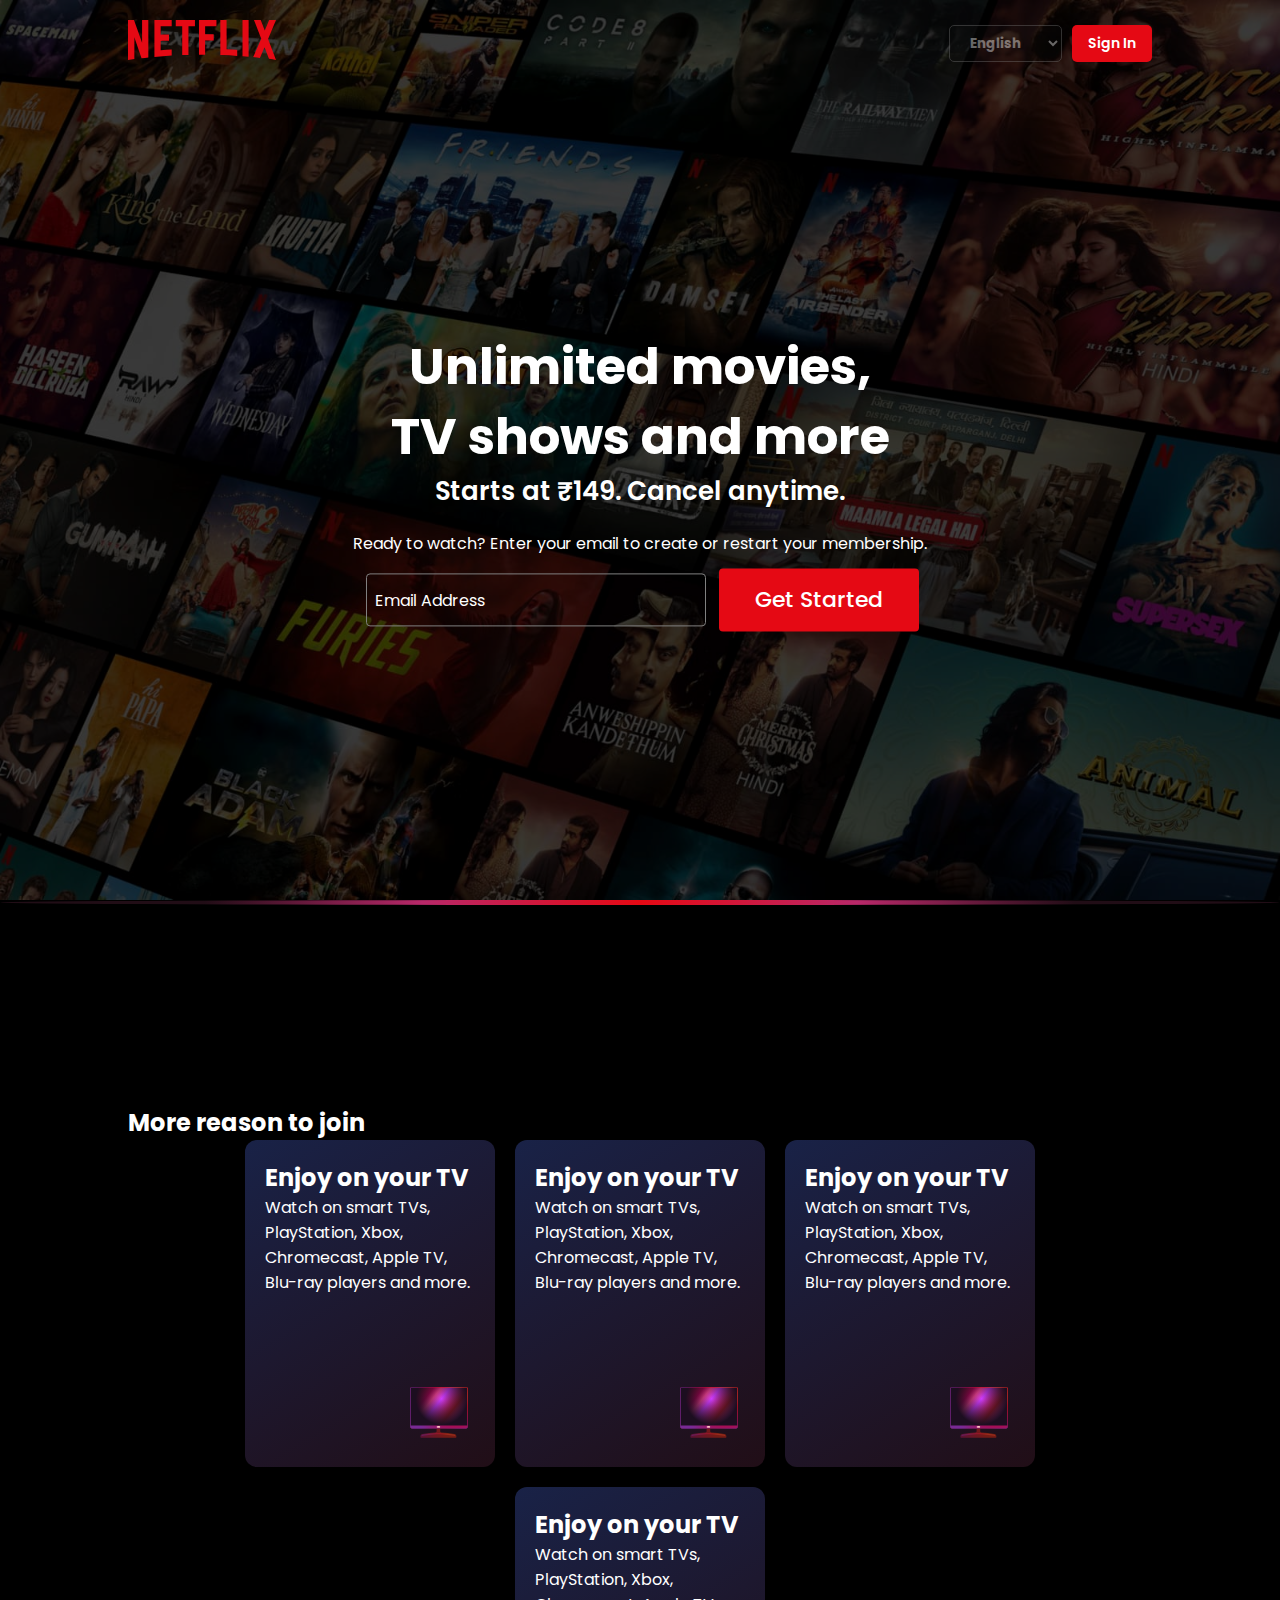
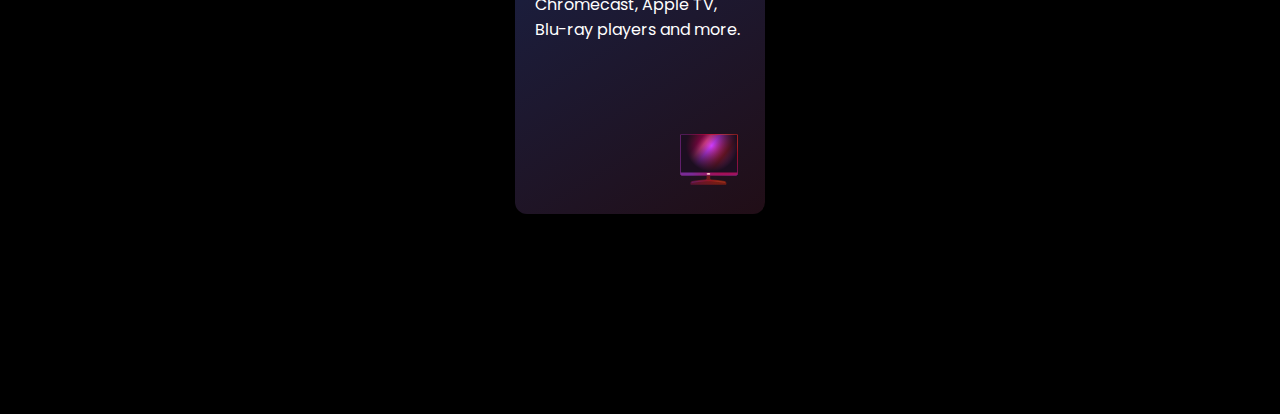
<file: Netflix/index.html>
<!DOCTYPE html>
<html lang="en">
<head>
    <meta charset="UTF-8">
    <meta name="viewport" content="width=device-width, initial-scale=1.0">
    <title>Document</title>
    <link rel="stylesheet" href="https://cdnjs.cloudflare.com/ajax/libs/font-awesome/6.5.1/css/all.min.css" integrity="sha512-DTOQO9RWCH3ppGqcWaEA1BIZOC6xxalwEsw9c2QQeAIftl+Vegovlnee1c9QX4TctnWMn13TZye+giMm8e2LwA==" crossorigin="anonymous" referrerpolicy="no-referrer" />
    <link rel="stylesheet" href="style.css">   
    <link rel="preconnect" href="https://fonts.gstatic.com" crossorigin>
    <link href="https://fonts.googleapis.com/css2?family=Martel+Sans:wght@200;300;400;600;700;800;900&family=Poppins:ital,wght@0,100;0,200;0,300;0,400;0,500;0,600;0,700;0,800;0,900;1,100;1,200;1,300;1,400;1,500;1,600;1,700;1,800;1,900&display=swap" rel="stylesheet">
</head>
<body>
    <main>        
        <div class="overlay"> 
            <header>
                <nav>
                   <div class="logo">
                       <img src="assests/logo.svg" alt="">                    
                    </div>
                   <div class="rightNav">                    
                        <select class="lang">
                            <option value="english">English</option>
                            <option value="spanish">Spanish</option>
                          </select>                 
                    <button class="signBtn">Sign In</button>
                   </div> 
                </nav>
            </header> 
            <div class="heroContent">
                <h1>Unlimited movies,<br> TV shows and more</h1>
                <p class="subscription">Starts at ₹149. Cancel anytime.</p>
                <p class="membershipt">Ready to watch? Enter your email to create or restart your membership.</p>
                <div class="subscribe">                    
                        <div class="emailInput">
                            <label for="email" class="">Email Address</label>
                            <input type="email" required>
                        </div>
                        <button class="watchNowBtn" onclick="clickHadle()">Get Started <i class="fa-solid fa-arrow-right"></i></button>
                </div>
            </div>   
        </div>        
    </main> 
    <div class="devider"></div> 
    <Section class="sectionJoin">       
        <h2>More reason to join</h2>
        <div class="join">
            <div  class="card">
               <div class="cardContent">
                    <h2>Enjoy on your TV</h2>
                    <p>Watch on smart TVs, PlayStation, Xbox, Chromecast, Apple TV, Blu-ray players and more.</p>
               </div>              
                    <svg width="72" height="72" viewBox="0 0 72 72" fill="none"><g id="television-core-small"><path id="Vector" fill-rule="evenodd" clip-rule="evenodd" d="M37.2 53.3992C37.2 52.7365 36.6628 52.1992 36 52.1992H34.8C34.1373 52.1992 33.6 52.7365 33.6 53.3992V56.2636C33.6 56.9129 33.0834 57.4433 32.4347 57.4739C30.3013 57.5744 28.1719 57.7834 26.0546 58.1011L19.444 59.0926C18.2692 59.2688 17.4 60.2782 17.4 61.4662V62.0992C17.4 62.4304 17.6686 62.6992 18 62.6992H52.8C53.1314 62.6992 53.4 62.4304 53.4 62.0992V61.4662C53.4 60.2782 52.5309 59.2688 51.3561 59.0926L44.7454 58.1011C42.6282 57.7834 40.4987 57.5744 38.3653 57.4739C37.7167 57.4433 37.2 56.9129 37.2 56.2636V53.3992Z" fill="url(#paint0_radial_5179_1308)"></path><path id="Vector_2" d="M18.6 60.7388C18.6 60.2306 18.9587 59.796 19.4602 59.711C22.0196 59.2775 29.7585 58.0508 35.4 58.0508C41.0415 58.0508 48.7804 59.2775 51.3398 59.711C51.8412 59.796 52.2 60.2306 52.2 60.7388C52.2 60.902 52.0575 61.0268 51.8967 61.0004C50.1219 60.707 40.9704 59.2409 35.4 59.2409C29.8295 59.2409 20.678 60.707 18.9033 61.0004C18.7425 61.0268 18.6 60.902 18.6 60.7388Z" fill="url(#paint1_radial_5179_1308)"></path><path id="Vector_3" d="M63 12H8.99995C8.00584 12 7.19995 12.8059 7.19995 13.8V51.6C7.19995 52.5941 8.00584 53.4 8.99995 53.4H63C63.9941 53.4 64.8 52.5941 64.8 51.6V13.8C64.8 12.8059 63.9941 12 63 12Z" fill="url(#paint2_linear_5179_1308)"></path><path id="Vector_4" d="M63 12H8.99995C8.00584 12 7.19995 12.8059 7.19995 13.8V51.6C7.19995 52.5941 8.00584 53.4 8.99995 53.4H63C63.9941 53.4 64.8 52.5941 64.8 51.6V13.8C64.8 12.8059 63.9941 12 63 12Z" fill="url(#paint3_radial_5179_1308)"></path><path id="Vector_5" fill-rule="evenodd" clip-rule="evenodd" d="M8.99995 12.6H63C63.663 12.6 64.2 13.1372 64.2 13.8V50.4H7.79995V13.8C7.79995 13.1372 8.33719 12.6 8.99995 12.6ZM7.19995 50.4V13.8C7.19995 12.8059 8.00581 12 8.99995 12H63C63.9942 12 64.8 12.8059 64.8 13.8V50.4V51.6C64.8 52.5941 63.9942 53.4 63 53.4H8.99995C8.00581 53.4 7.19995 52.5941 7.19995 51.6V50.4Z" fill="url(#paint4_radial_5179_1308)"></path><path id="Vector_6" d="M35.4 52.8C36.3941 52.8 37.2 52.3971 37.2 51.9C37.2 51.4029 36.3941 51 35.4 51C34.4059 51 33.6 51.4029 33.6 51.9C33.6 52.3971 34.4059 52.8 35.4 52.8Z" fill="url(#paint5_radial_5179_1308)"></path></g><defs><radialGradient id="paint0_radial_5179_1308" cx="0" cy="0" r="1" gradientUnits="userSpaceOnUse" gradientTransform="translate(50.3269 49.3723) rotate(118.526) scale(55.1579 46.2871)"><stop stop-color="#802600"></stop><stop offset="0.333333" stop-color="#6F181D"></stop><stop offset="0.666667" stop-color="#5B1333"></stop><stop offset="1" stop-color="#391945"></stop></radialGradient><radialGradient id="paint1_radial_5179_1308" cx="0" cy="0" r="1" gradientUnits="userSpaceOnUse" gradientTransform="translate(48.1077 53.6128) rotate(158.116) scale(32.7275 42.219)"><stop stop-color="#99421D"></stop><stop offset="0.333333" stop-color="#99161D"></stop><stop offset="0.666667" stop-color="#7D1845"></stop><stop offset="1" stop-color="#59216E"></stop></radialGradient><linearGradient id="paint2_linear_5179_1308" x1="10.4727" y1="14.9572" x2="56.1755" y2="51.4814" gradientUnits="userSpaceOnUse"><stop stop-color="#99161D"></stop><stop offset="0.245283" stop-color="#CA005B"></stop><stop offset="0.346698" stop-color="#FF479A"></stop><stop offset="0.46934" stop-color="#CC3CFF"></stop><stop offset="0.735849" stop-color="#BC1A22"></stop><stop offset="1" stop-color="#C94FF5"></stop></linearGradient><radialGradient id="paint3_radial_5179_1308" cx="0" cy="0" r="1" gradientUnits="userSpaceOnUse" gradientTransform="translate(38.6181 23.8286) rotate(90) scale(25.9571 25.8545)"><stop stop-color="#1C0E20" stop-opacity="0"></stop><stop offset="1" stop-color="#1C0E20"></stop></radialGradient><radialGradient id="paint4_radial_5179_1308" cx="0" cy="0" r="1" gradientUnits="userSpaceOnUse" gradientTransform="translate(54 20.1938) rotate(144.293) scale(47.2897 44.8232)"><stop stop-color="#EF7744"></stop><stop offset="0.333333" stop-color="#E50914"></stop><stop offset="0.666667" stop-color="#A70D53"></stop><stop offset="1" stop-color="#792A95"></stop></radialGradient><radialGradient id="paint5_radial_5179_1308" cx="0" cy="0" r="1" gradientUnits="userSpaceOnUse" gradientTransform="translate(36.525 51.3562) rotate(135) scale(4.58735)"><stop stop-color="#FFDCCC"></stop><stop offset="0.333333" stop-color="#FFBDC0"></stop><stop offset="0.666667" stop-color="#F89DC6"></stop><stop offset="1" stop-color="#E4A1FA"></stop></radialGradient></defs></svg>
            </div>
            <div  class="card">
                <div class="cardContent">
                     <h2>Enjoy on your TV</h2>
                     <p>Watch on smart TVs, PlayStation, Xbox, Chromecast, Apple TV, Blu-ray players and more.</p>
                </div>              
                     <svg width="72" height="72" viewBox="0 0 72 72" fill="none"><g id="television-core-small"><path id="Vector" fill-rule="evenodd" clip-rule="evenodd" d="M37.2 53.3992C37.2 52.7365 36.6628 52.1992 36 52.1992H34.8C34.1373 52.1992 33.6 52.7365 33.6 53.3992V56.2636C33.6 56.9129 33.0834 57.4433 32.4347 57.4739C30.3013 57.5744 28.1719 57.7834 26.0546 58.1011L19.444 59.0926C18.2692 59.2688 17.4 60.2782 17.4 61.4662V62.0992C17.4 62.4304 17.6686 62.6992 18 62.6992H52.8C53.1314 62.6992 53.4 62.4304 53.4 62.0992V61.4662C53.4 60.2782 52.5309 59.2688 51.3561 59.0926L44.7454 58.1011C42.6282 57.7834 40.4987 57.5744 38.3653 57.4739C37.7167 57.4433 37.2 56.9129 37.2 56.2636V53.3992Z" fill="url(#paint0_radial_5179_1308)"></path><path id="Vector_2" d="M18.6 60.7388C18.6 60.2306 18.9587 59.796 19.4602 59.711C22.0196 59.2775 29.7585 58.0508 35.4 58.0508C41.0415 58.0508 48.7804 59.2775 51.3398 59.711C51.8412 59.796 52.2 60.2306 52.2 60.7388C52.2 60.902 52.0575 61.0268 51.8967 61.0004C50.1219 60.707 40.9704 59.2409 35.4 59.2409C29.8295 59.2409 20.678 60.707 18.9033 61.0004C18.7425 61.0268 18.6 60.902 18.6 60.7388Z" fill="url(#paint1_radial_5179_1308)"></path><path id="Vector_3" d="M63 12H8.99995C8.00584 12 7.19995 12.8059 7.19995 13.8V51.6C7.19995 52.5941 8.00584 53.4 8.99995 53.4H63C63.9941 53.4 64.8 52.5941 64.8 51.6V13.8C64.8 12.8059 63.9941 12 63 12Z" fill="url(#paint2_linear_5179_1308)"></path><path id="Vector_4" d="M63 12H8.99995C8.00584 12 7.19995 12.8059 7.19995 13.8V51.6C7.19995 52.5941 8.00584 53.4 8.99995 53.4H63C63.9941 53.4 64.8 52.5941 64.8 51.6V13.8C64.8 12.8059 63.9941 12 63 12Z" fill="url(#paint3_radial_5179_1308)"></path><path id="Vector_5" fill-rule="evenodd" clip-rule="evenodd" d="M8.99995 12.6H63C63.663 12.6 64.2 13.1372 64.2 13.8V50.4H7.79995V13.8C7.79995 13.1372 8.33719 12.6 8.99995 12.6ZM7.19995 50.4V13.8C7.19995 12.8059 8.00581 12 8.99995 12H63C63.9942 12 64.8 12.8059 64.8 13.8V50.4V51.6C64.8 52.5941 63.9942 53.4 63 53.4H8.99995C8.00581 53.4 7.19995 52.5941 7.19995 51.6V50.4Z" fill="url(#paint4_radial_5179_1308)"></path><path id="Vector_6" d="M35.4 52.8C36.3941 52.8 37.2 52.3971 37.2 51.9C37.2 51.4029 36.3941 51 35.4 51C34.4059 51 33.6 51.4029 33.6 51.9C33.6 52.3971 34.4059 52.8 35.4 52.8Z" fill="url(#paint5_radial_5179_1308)"></path></g><defs><radialGradient id="paint0_radial_5179_1308" cx="0" cy="0" r="1" gradientUnits="userSpaceOnUse" gradientTransform="translate(50.3269 49.3723) rotate(118.526) scale(55.1579 46.2871)"><stop stop-color="#802600"></stop><stop offset="0.333333" stop-color="#6F181D"></stop><stop offset="0.666667" stop-color="#5B1333"></stop><stop offset="1" stop-color="#391945"></stop></radialGradient><radialGradient id="paint1_radial_5179_1308" cx="0" cy="0" r="1" gradientUnits="userSpaceOnUse" gradientTransform="translate(48.1077 53.6128) rotate(158.116) scale(32.7275 42.219)"><stop stop-color="#99421D"></stop><stop offset="0.333333" stop-color="#99161D"></stop><stop offset="0.666667" stop-color="#7D1845"></stop><stop offset="1" stop-color="#59216E"></stop></radialGradient><linearGradient id="paint2_linear_5179_1308" x1="10.4727" y1="14.9572" x2="56.1755" y2="51.4814" gradientUnits="userSpaceOnUse"><stop stop-color="#99161D"></stop><stop offset="0.245283" stop-color="#CA005B"></stop><stop offset="0.346698" stop-color="#FF479A"></stop><stop offset="0.46934" stop-color="#CC3CFF"></stop><stop offset="0.735849" stop-color="#BC1A22"></stop><stop offset="1" stop-color="#C94FF5"></stop></linearGradient><radialGradient id="paint3_radial_5179_1308" cx="0" cy="0" r="1" gradientUnits="userSpaceOnUse" gradientTransform="translate(38.6181 23.8286) rotate(90) scale(25.9571 25.8545)"><stop stop-color="#1C0E20" stop-opacity="0"></stop><stop offset="1" stop-color="#1C0E20"></stop></radialGradient><radialGradient id="paint4_radial_5179_1308" cx="0" cy="0" r="1" gradientUnits="userSpaceOnUse" gradientTransform="translate(54 20.1938) rotate(144.293) scale(47.2897 44.8232)"><stop stop-color="#EF7744"></stop><stop offset="0.333333" stop-color="#E50914"></stop><stop offset="0.666667" stop-color="#A70D53"></stop><stop offset="1" stop-color="#792A95"></stop></radialGradient><radialGradient id="paint5_radial_5179_1308" cx="0" cy="0" r="1" gradientUnits="userSpaceOnUse" gradientTransform="translate(36.525 51.3562) rotate(135) scale(4.58735)"><stop stop-color="#FFDCCC"></stop><stop offset="0.333333" stop-color="#FFBDC0"></stop><stop offset="0.666667" stop-color="#F89DC6"></stop><stop offset="1" stop-color="#E4A1FA"></stop></radialGradient></defs></svg>
             </div>
             <div  class="card">
                <div class="cardContent">
                     <h2>Enjoy on your TV</h2>
                     <p>Watch on smart TVs, PlayStation, Xbox, Chromecast, Apple TV, Blu-ray players and more.</p>
                </div>              
                     <svg width="72" height="72" viewBox="0 0 72 72" fill="none"><g id="television-core-small"><path id="Vector" fill-rule="evenodd" clip-rule="evenodd" d="M37.2 53.3992C37.2 52.7365 36.6628 52.1992 36 52.1992H34.8C34.1373 52.1992 33.6 52.7365 33.6 53.3992V56.2636C33.6 56.9129 33.0834 57.4433 32.4347 57.4739C30.3013 57.5744 28.1719 57.7834 26.0546 58.1011L19.444 59.0926C18.2692 59.2688 17.4 60.2782 17.4 61.4662V62.0992C17.4 62.4304 17.6686 62.6992 18 62.6992H52.8C53.1314 62.6992 53.4 62.4304 53.4 62.0992V61.4662C53.4 60.2782 52.5309 59.2688 51.3561 59.0926L44.7454 58.1011C42.6282 57.7834 40.4987 57.5744 38.3653 57.4739C37.7167 57.4433 37.2 56.9129 37.2 56.2636V53.3992Z" fill="url(#paint0_radial_5179_1308)"></path><path id="Vector_2" d="M18.6 60.7388C18.6 60.2306 18.9587 59.796 19.4602 59.711C22.0196 59.2775 29.7585 58.0508 35.4 58.0508C41.0415 58.0508 48.7804 59.2775 51.3398 59.711C51.8412 59.796 52.2 60.2306 52.2 60.7388C52.2 60.902 52.0575 61.0268 51.8967 61.0004C50.1219 60.707 40.9704 59.2409 35.4 59.2409C29.8295 59.2409 20.678 60.707 18.9033 61.0004C18.7425 61.0268 18.6 60.902 18.6 60.7388Z" fill="url(#paint1_radial_5179_1308)"></path><path id="Vector_3" d="M63 12H8.99995C8.00584 12 7.19995 12.8059 7.19995 13.8V51.6C7.19995 52.5941 8.00584 53.4 8.99995 53.4H63C63.9941 53.4 64.8 52.5941 64.8 51.6V13.8C64.8 12.8059 63.9941 12 63 12Z" fill="url(#paint2_linear_5179_1308)"></path><path id="Vector_4" d="M63 12H8.99995C8.00584 12 7.19995 12.8059 7.19995 13.8V51.6C7.19995 52.5941 8.00584 53.4 8.99995 53.4H63C63.9941 53.4 64.8 52.5941 64.8 51.6V13.8C64.8 12.8059 63.9941 12 63 12Z" fill="url(#paint3_radial_5179_1308)"></path><path id="Vector_5" fill-rule="evenodd" clip-rule="evenodd" d="M8.99995 12.6H63C63.663 12.6 64.2 13.1372 64.2 13.8V50.4H7.79995V13.8C7.79995 13.1372 8.33719 12.6 8.99995 12.6ZM7.19995 50.4V13.8C7.19995 12.8059 8.00581 12 8.99995 12H63C63.9942 12 64.8 12.8059 64.8 13.8V50.4V51.6C64.8 52.5941 63.9942 53.4 63 53.4H8.99995C8.00581 53.4 7.19995 52.5941 7.19995 51.6V50.4Z" fill="url(#paint4_radial_5179_1308)"></path><path id="Vector_6" d="M35.4 52.8C36.3941 52.8 37.2 52.3971 37.2 51.9C37.2 51.4029 36.3941 51 35.4 51C34.4059 51 33.6 51.4029 33.6 51.9C33.6 52.3971 34.4059 52.8 35.4 52.8Z" fill="url(#paint5_radial_5179_1308)"></path></g><defs><radialGradient id="paint0_radial_5179_1308" cx="0" cy="0" r="1" gradientUnits="userSpaceOnUse" gradientTransform="translate(50.3269 49.3723) rotate(118.526) scale(55.1579 46.2871)"><stop stop-color="#802600"></stop><stop offset="0.333333" stop-color="#6F181D"></stop><stop offset="0.666667" stop-color="#5B1333"></stop><stop offset="1" stop-color="#391945"></stop></radialGradient><radialGradient id="paint1_radial_5179_1308" cx="0" cy="0" r="1" gradientUnits="userSpaceOnUse" gradientTransform="translate(48.1077 53.6128) rotate(158.116) scale(32.7275 42.219)"><stop stop-color="#99421D"></stop><stop offset="0.333333" stop-color="#99161D"></stop><stop offset="0.666667" stop-color="#7D1845"></stop><stop offset="1" stop-color="#59216E"></stop></radialGradient><linearGradient id="paint2_linear_5179_1308" x1="10.4727" y1="14.9572" x2="56.1755" y2="51.4814" gradientUnits="userSpaceOnUse"><stop stop-color="#99161D"></stop><stop offset="0.245283" stop-color="#CA005B"></stop><stop offset="0.346698" stop-color="#FF479A"></stop><stop offset="0.46934" stop-color="#CC3CFF"></stop><stop offset="0.735849" stop-color="#BC1A22"></stop><stop offset="1" stop-color="#C94FF5"></stop></linearGradient><radialGradient id="paint3_radial_5179_1308" cx="0" cy="0" r="1" gradientUnits="userSpaceOnUse" gradientTransform="translate(38.6181 23.8286) rotate(90) scale(25.9571 25.8545)"><stop stop-color="#1C0E20" stop-opacity="0"></stop><stop offset="1" stop-color="#1C0E20"></stop></radialGradient><radialGradient id="paint4_radial_5179_1308" cx="0" cy="0" r="1" gradientUnits="userSpaceOnUse" gradientTransform="translate(54 20.1938) rotate(144.293) scale(47.2897 44.8232)"><stop stop-color="#EF7744"></stop><stop offset="0.333333" stop-color="#E50914"></stop><stop offset="0.666667" stop-color="#A70D53"></stop><stop offset="1" stop-color="#792A95"></stop></radialGradient><radialGradient id="paint5_radial_5179_1308" cx="0" cy="0" r="1" gradientUnits="userSpaceOnUse" gradientTransform="translate(36.525 51.3562) rotate(135) scale(4.58735)"><stop stop-color="#FFDCCC"></stop><stop offset="0.333333" stop-color="#FFBDC0"></stop><stop offset="0.666667" stop-color="#F89DC6"></stop><stop offset="1" stop-color="#E4A1FA"></stop></radialGradient></defs></svg>
             </div>
             
             <div  class="card">
                <div class="cardContent">
                     <h2>Enjoy on your TV</h2>
                     <p>Watch on smart TVs, PlayStation, Xbox, Chromecast, Apple TV, Blu-ray players and more.</p>
                </div>              
                     <svg width="72" height="72" viewBox="0 0 72 72" fill="none"><g id="television-core-small"><path id="Vector" fill-rule="evenodd" clip-rule="evenodd" d="M37.2 53.3992C37.2 52.7365 36.6628 52.1992 36 52.1992H34.8C34.1373 52.1992 33.6 52.7365 33.6 53.3992V56.2636C33.6 56.9129 33.0834 57.4433 32.4347 57.4739C30.3013 57.5744 28.1719 57.7834 26.0546 58.1011L19.444 59.0926C18.2692 59.2688 17.4 60.2782 17.4 61.4662V62.0992C17.4 62.4304 17.6686 62.6992 18 62.6992H52.8C53.1314 62.6992 53.4 62.4304 53.4 62.0992V61.4662C53.4 60.2782 52.5309 59.2688 51.3561 59.0926L44.7454 58.1011C42.6282 57.7834 40.4987 57.5744 38.3653 57.4739C37.7167 57.4433 37.2 56.9129 37.2 56.2636V53.3992Z" fill="url(#paint0_radial_5179_1308)"></path><path id="Vector_2" d="M18.6 60.7388C18.6 60.2306 18.9587 59.796 19.4602 59.711C22.0196 59.2775 29.7585 58.0508 35.4 58.0508C41.0415 58.0508 48.7804 59.2775 51.3398 59.711C51.8412 59.796 52.2 60.2306 52.2 60.7388C52.2 60.902 52.0575 61.0268 51.8967 61.0004C50.1219 60.707 40.9704 59.2409 35.4 59.2409C29.8295 59.2409 20.678 60.707 18.9033 61.0004C18.7425 61.0268 18.6 60.902 18.6 60.7388Z" fill="url(#paint1_radial_5179_1308)"></path><path id="Vector_3" d="M63 12H8.99995C8.00584 12 7.19995 12.8059 7.19995 13.8V51.6C7.19995 52.5941 8.00584 53.4 8.99995 53.4H63C63.9941 53.4 64.8 52.5941 64.8 51.6V13.8C64.8 12.8059 63.9941 12 63 12Z" fill="url(#paint2_linear_5179_1308)"></path><path id="Vector_4" d="M63 12H8.99995C8.00584 12 7.19995 12.8059 7.19995 13.8V51.6C7.19995 52.5941 8.00584 53.4 8.99995 53.4H63C63.9941 53.4 64.8 52.5941 64.8 51.6V13.8C64.8 12.8059 63.9941 12 63 12Z" fill="url(#paint3_radial_5179_1308)"></path><path id="Vector_5" fill-rule="evenodd" clip-rule="evenodd" d="M8.99995 12.6H63C63.663 12.6 64.2 13.1372 64.2 13.8V50.4H7.79995V13.8C7.79995 13.1372 8.33719 12.6 8.99995 12.6ZM7.19995 50.4V13.8C7.19995 12.8059 8.00581 12 8.99995 12H63C63.9942 12 64.8 12.8059 64.8 13.8V50.4V51.6C64.8 52.5941 63.9942 53.4 63 53.4H8.99995C8.00581 53.4 7.19995 52.5941 7.19995 51.6V50.4Z" fill="url(#paint4_radial_5179_1308)"></path><path id="Vector_6" d="M35.4 52.8C36.3941 52.8 37.2 52.3971 37.2 51.9C37.2 51.4029 36.3941 51 35.4 51C34.4059 51 33.6 51.4029 33.6 51.9C33.6 52.3971 34.4059 52.8 35.4 52.8Z" fill="url(#paint5_radial_5179_1308)"></path></g><defs><radialGradient id="paint0_radial_5179_1308" cx="0" cy="0" r="1" gradientUnits="userSpaceOnUse" gradientTransform="translate(50.3269 49.3723) rotate(118.526) scale(55.1579 46.2871)"><stop stop-color="#802600"></stop><stop offset="0.333333" stop-color="#6F181D"></stop><stop offset="0.666667" stop-color="#5B1333"></stop><stop offset="1" stop-color="#391945"></stop></radialGradient><radialGradient id="paint1_radial_5179_1308" cx="0" cy="0" r="1" gradientUnits="userSpaceOnUse" gradientTransform="translate(48.1077 53.6128) rotate(158.116) scale(32.7275 42.219)"><stop stop-color="#99421D"></stop><stop offset="0.333333" stop-color="#99161D"></stop><stop offset="0.666667" stop-color="#7D1845"></stop><stop offset="1" stop-color="#59216E"></stop></radialGradient><linearGradient id="paint2_linear_5179_1308" x1="10.4727" y1="14.9572" x2="56.1755" y2="51.4814" gradientUnits="userSpaceOnUse"><stop stop-color="#99161D"></stop><stop offset="0.245283" stop-color="#CA005B"></stop><stop offset="0.346698" stop-color="#FF479A"></stop><stop offset="0.46934" stop-color="#CC3CFF"></stop><stop offset="0.735849" stop-color="#BC1A22"></stop><stop offset="1" stop-color="#C94FF5"></stop></linearGradient><radialGradient id="paint3_radial_5179_1308" cx="0" cy="0" r="1" gradientUnits="userSpaceOnUse" gradientTransform="translate(38.6181 23.8286) rotate(90) scale(25.9571 25.8545)"><stop stop-color="#1C0E20" stop-opacity="0"></stop><stop offset="1" stop-color="#1C0E20"></stop></radialGradient><radialGradient id="paint4_radial_5179_1308" cx="0" cy="0" r="1" gradientUnits="userSpaceOnUse" gradientTransform="translate(54 20.1938) rotate(144.293) scale(47.2897 44.8232)"><stop stop-color="#EF7744"></stop><stop offset="0.333333" stop-color="#E50914"></stop><stop offset="0.666667" stop-color="#A70D53"></stop><stop offset="1" stop-color="#792A95"></stop></radialGradient><radialGradient id="paint5_radial_5179_1308" cx="0" cy="0" r="1" gradientUnits="userSpaceOnUse" gradientTransform="translate(36.525 51.3562) rotate(135) scale(4.58735)"><stop stop-color="#FFDCCC"></stop><stop offset="0.333333" stop-color="#FFBDC0"></stop><stop offset="0.666667" stop-color="#F89DC6"></stop><stop offset="1" stop-color="#E4A1FA"></stop></radialGradient></defs></svg>
             </div>

        </div>
        
    </Section>
    
    <script>
        let btn= document.querySelector('.watchNowBtn')
        let label=document.querySelector('.emailInput > label');
        let Input = document.querySelector(".emailInput > input");
        Input.addEventListener('focus', function() {
            this.parentElement.classList.add("emailInputNew");
            label.classList.add('labelNew')
        });
        Input.addEventListener('blur', function() {
            this.parentElement.classList.remove("emailInputNew");
            label.classList.remove('labelNew')        
        }); 
        function clickHadle(){
            if(Input.value==="")
            {
                alert("Please Enter Email Address")
            }
            else{
                alert(Input.value);
            Input.value="";
            }
            
        }              
    </script>
    
</body>
</html>
</file>
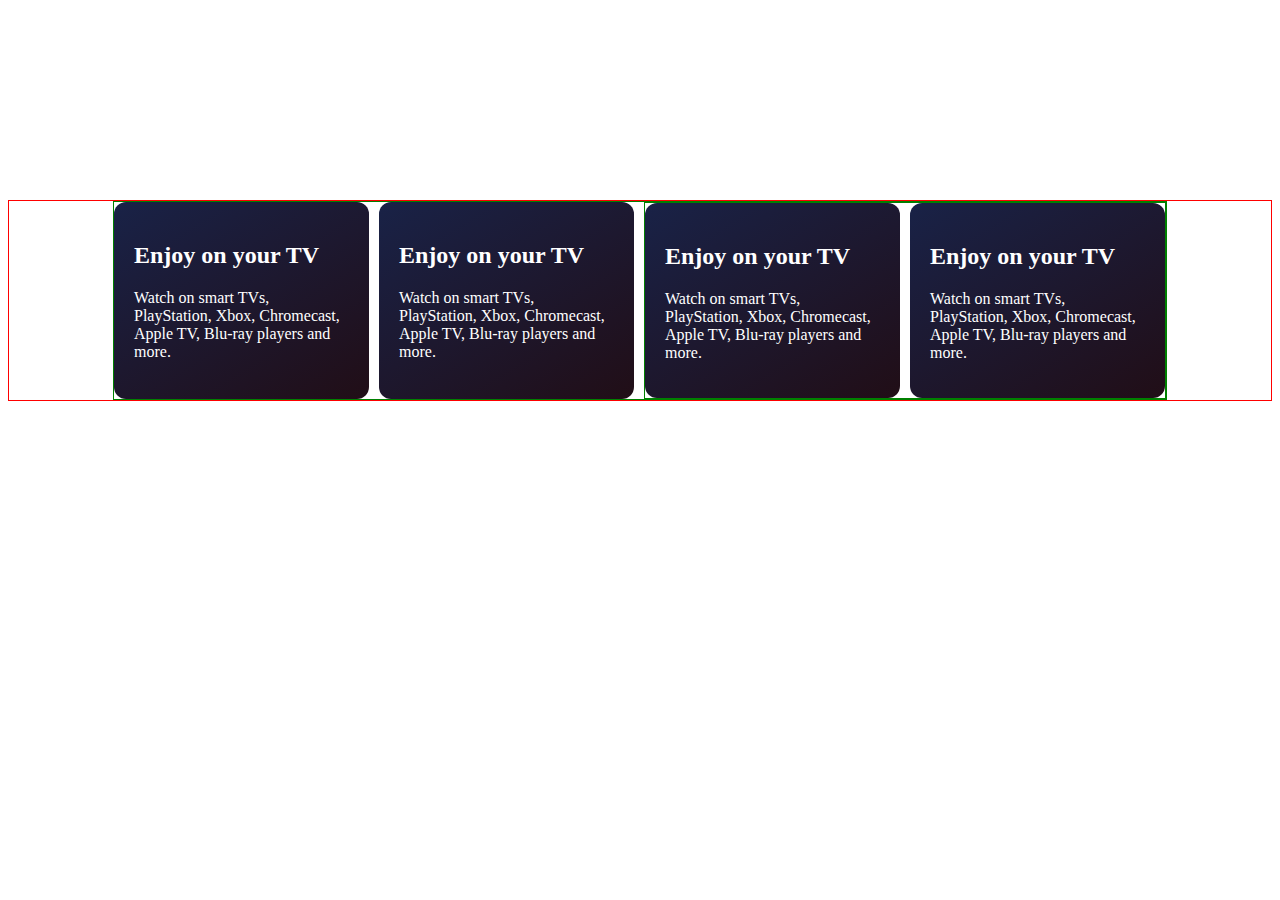
<file: Netflix/index2.html>
<!DOCTYPE html>
<html lang="en">
<head>
<meta charset="UTF-8">
<meta name="viewport" content="width=device-width, initial-scale=1.0">
<title>Scroll Snap Example</title>
<style> 
.sectionJoin {
  color: white;
  margin-bottom: 200px;
  max-width:1300px;;
  margin: 200px auto;  
  border:1px solid red; 
  display:flex; 
  gap:10px;
  justify-content: center;
}
.join, .join2 {
  display: flex;  
  flex-wrap: wrap;   
  gap:10px;
  justify-content: center;
  border:1px solid green;
  
}
.card { 
     max-width:215px;
  border-radius: 12px;
  padding: 20px;  
  background: linear-gradient(149deg, #192247 0%, #210e17 99.08%);
}
@media(max-width:1070px){
     .card{
          max-width:100%;
     }
}

 
</style>
</head>
<body>
    <Section class="sectionJoin">       
        <!-- <h2>More reason to join</h2> -->
        <div class="join">
            <div  class="card">
               <div class="cardContent">
                    <h2>Enjoy on your TV</h2>
                    <p>Watch on smart TVs, PlayStation, Xbox, Chromecast, Apple TV, Blu-ray players and more.</p>
               </div>            
          </div>
            <div  class="card">
                <div class="cardContent">
                     <h2>Enjoy on your TV</h2>
                     <p>Watch on smart TVs, PlayStation, Xbox, Chromecast, Apple TV, Blu-ray players and more.</p>
               </div>            
       </div>
        <div class="join2">
          <div  class="card">
               <div class="cardContent">
                    <h2>Enjoy on your TV</h2>
                    <p>Watch on smart TVs, PlayStation, Xbox, Chromecast, Apple TV, Blu-ray players and more.</p>
               </div>              
                    
            </div>             
            <div  class="card">
               <div class="cardContent">
                    <h2>Enjoy on your TV</h2>
                    <p>Watch on smart TVs, PlayStation, Xbox, Chromecast, Apple TV, Blu-ray players and more.</p>
               </div>              
                    
           </div>
        </div>        
    </Section>
</body>
</html>
</file>
<file: Netflix/style.css>
* {
  padding: 0;
  margin: 0;
  box-sizing: border-box;
  font-family: "Poppins", sans-serif;
}
body {
  background: #000000;
}
main {
  min-height: 100vh;
  background-image: url("assests//images/bg.jpg");
  background-repeat: no-repeat;
  background-position: center;
  background-size: cover;
  width: 100%;
}
main .overlay {
  width: 100%;
  height: 100vh;
  background: rgba(0, 0, 0, 0.7);
  position: relative;
}
header {
  /* border: 1px solid white; */
  width: 100%;
  padding: 20px;
}
header nav {
  max-width: 80vw;
  margin: auto;
  display: flex;
  justify-content: space-between;
  align-items: center;
  flex-wrap: wrap;
  /* border: 1px solid #c11119; */
}
header nav .logo img {
  width: 148px;
}
.rightNav {
  display: flex;
}
.lang {
  background: rgba(23, 23, 23, 0.4);
  color: white;
  opacity: 0.4;
  border-radius: 5px;
  cursor: pointer;
  font-weight: bold;
  padding: 0 16px;
}
.lang:focus {
  border: 1px solid white;
}
.signBtn {
  background-color: #e50914;
  border: none;
  color: white;
  padding: 8px 16px;
  margin-left: 10px;
  border-radius: 5px;
  cursor: pointer;
  font-weight: 600;
  font-size: 14px;
}
.heroContent {
  color: white;
  position: absolute;
  top: 50%;
  left: 50%;
  transform: translate(-50%, -40%);
  text-align: center;
  font-family: "Martel Sans", sans-serif;
  width: 100%;
  padding: 10px;
}
.heroContent > h1 {
  font-size: 50px;
  font-weight: 700;
  line-height: 70px;
}
.heroContent .subscription {
  font-size: 26px;
  font-weight: 600;
}
.heroContent .membershipt {
  margin-top: 20px;
  margin-bottom: 12px;
}
.subscribe {
  display: flex;
  place-content: center;
  gap: 8px;
  flex-wrap: wrap;
}
.emailInput {
  flex-basis: 350px;
  border: 2px solid transparent;
  padding: 3px;
  border-radius: 4px;
  transition: 0.5s ease;
  position: relative;
}
.emailInputNew {
  border: 2px solid white;
}
label {
  position: absolute;
  top: 50%;
  left: 12px;
  transform: translateY(-50%);
  transition: 0.5 ease;
}
.labelNew {
  top: 30%;
  font-size: 12px;
}
.emailInput > input {
  background: transparent;
  border: 1px solid gray;
  text-indent: 10px;
  border-radius: 4px;
  color: white;
  font-size: 14px;
  padding-top: 35px;
  padding-bottom: 16px;
  width: 100%;
  outline: none;
  height: 20px;
  cursor: pointer;
  font-size: 16px;
}
.emailInput > input::placeholder {
  font-size: 16px;
  color: white;
}
.subscribe button {
  font-size: 22px;
  font-weight: 500;
  background: #e50914;
  color: white;
  border: none;
  border-radius: 4px;
  flex-basis: 200px;
  cursor: pointer;
}
.devider {
  margin-bottom: 200px;
  height: 5px;
  background: linear-gradient(
    to right,
    rgba(33, 13, 22, 1) 16%,
    rgba(184, 40, 105, 1),
    rgba(229, 9, 20, 1),
    rgba(184, 40, 105, 1),
    rgba(33, 13, 22, 1) 84%
  );
  border-radius: 50%;
  width: 100%;
}
.sectionJoin {
  color: white;
  /* border: 1px solid red; */
  margin-bottom: 200px;
  width: 80%;
  margin: 200px auto;
}
.join {
  display: flex;
  gap: 20px;
  flex-wrap: wrap;
  justify-content: center;
}
.card {
  padding: 20px;
  display: flex;
  flex-direction: column;
  flex-basis: 250px;
  /* width: calc(50% - 10px); */
  /* flex-grow: 1; */
  justify-content: space-between;
  border-radius: 12px;
  background: linear-gradient(149deg, #192247 0%, #210e17 99.08%);
}
.card svg {
  align-self: end;
  margin-top: 80px;
}

@media (max-width: 768px) {
  .heroContent > h1 {
    font-size: 40px;
    line-height: 55px;
    font-weight: 600;
  }
  .heroContent .subscription {
    font-size: 22px;
    font-weight: 400;
  }
  .subscribe button {
    height: 55px;
  }
}

/* .default-ltr-cache-1j6jwcf {
  line-height: 1;
  display: inline-block;
  height: 1em;
  position: relative;
  font-weight: 700;
  color: rgb(65, 65, 65);
  -webkit-text-stroke: 0.25rem rgb(255, 255, 255);
  /* text-shadow: 0 0 1.5rem rgba(0,0,0,0.5); */
@media (max-width: 468px) {
  .heroContent > h1 {
    font-size: 30px;
    line-height: 45px;
    font-weight: 500;
  }

  .heroContent .subscription {
    font-size: 20px;
    font-weight: 400;
  }
}
@media (max-width: 1330px) {
  .card {
  }
}
</file>
